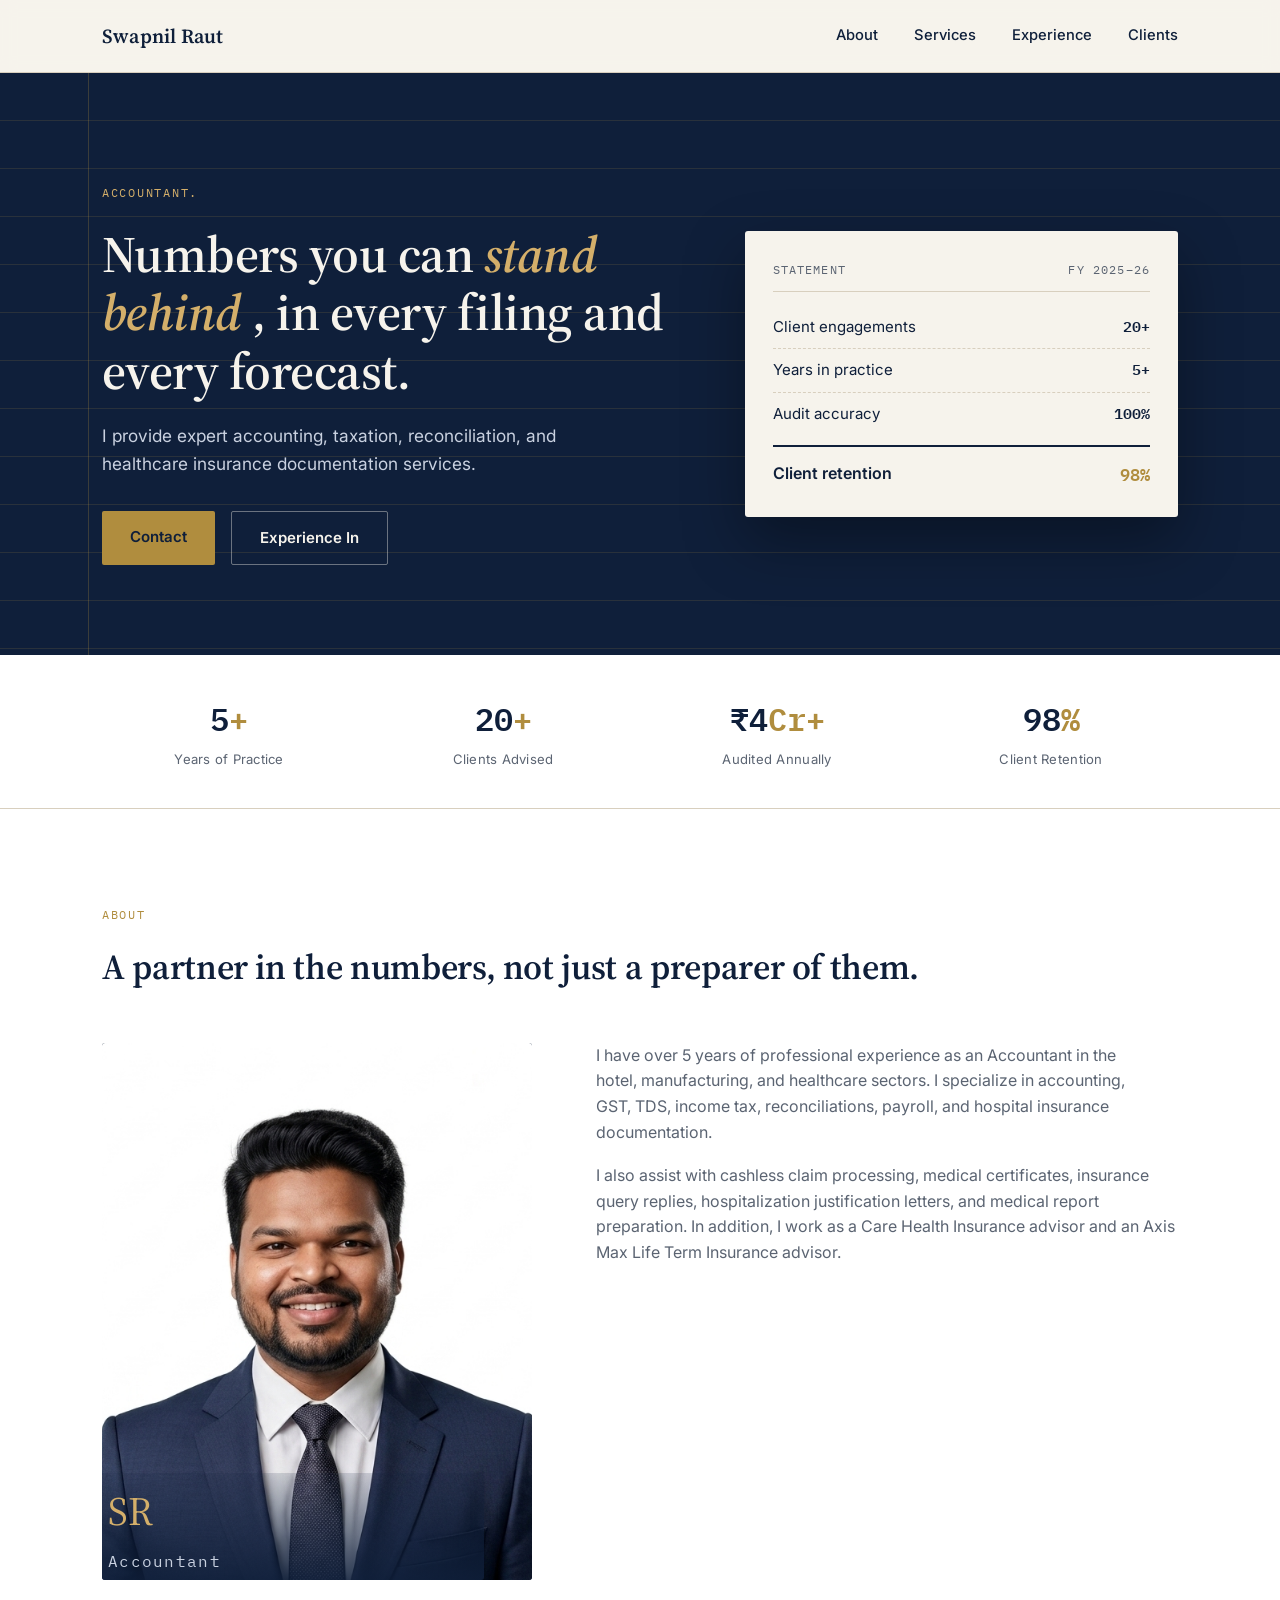
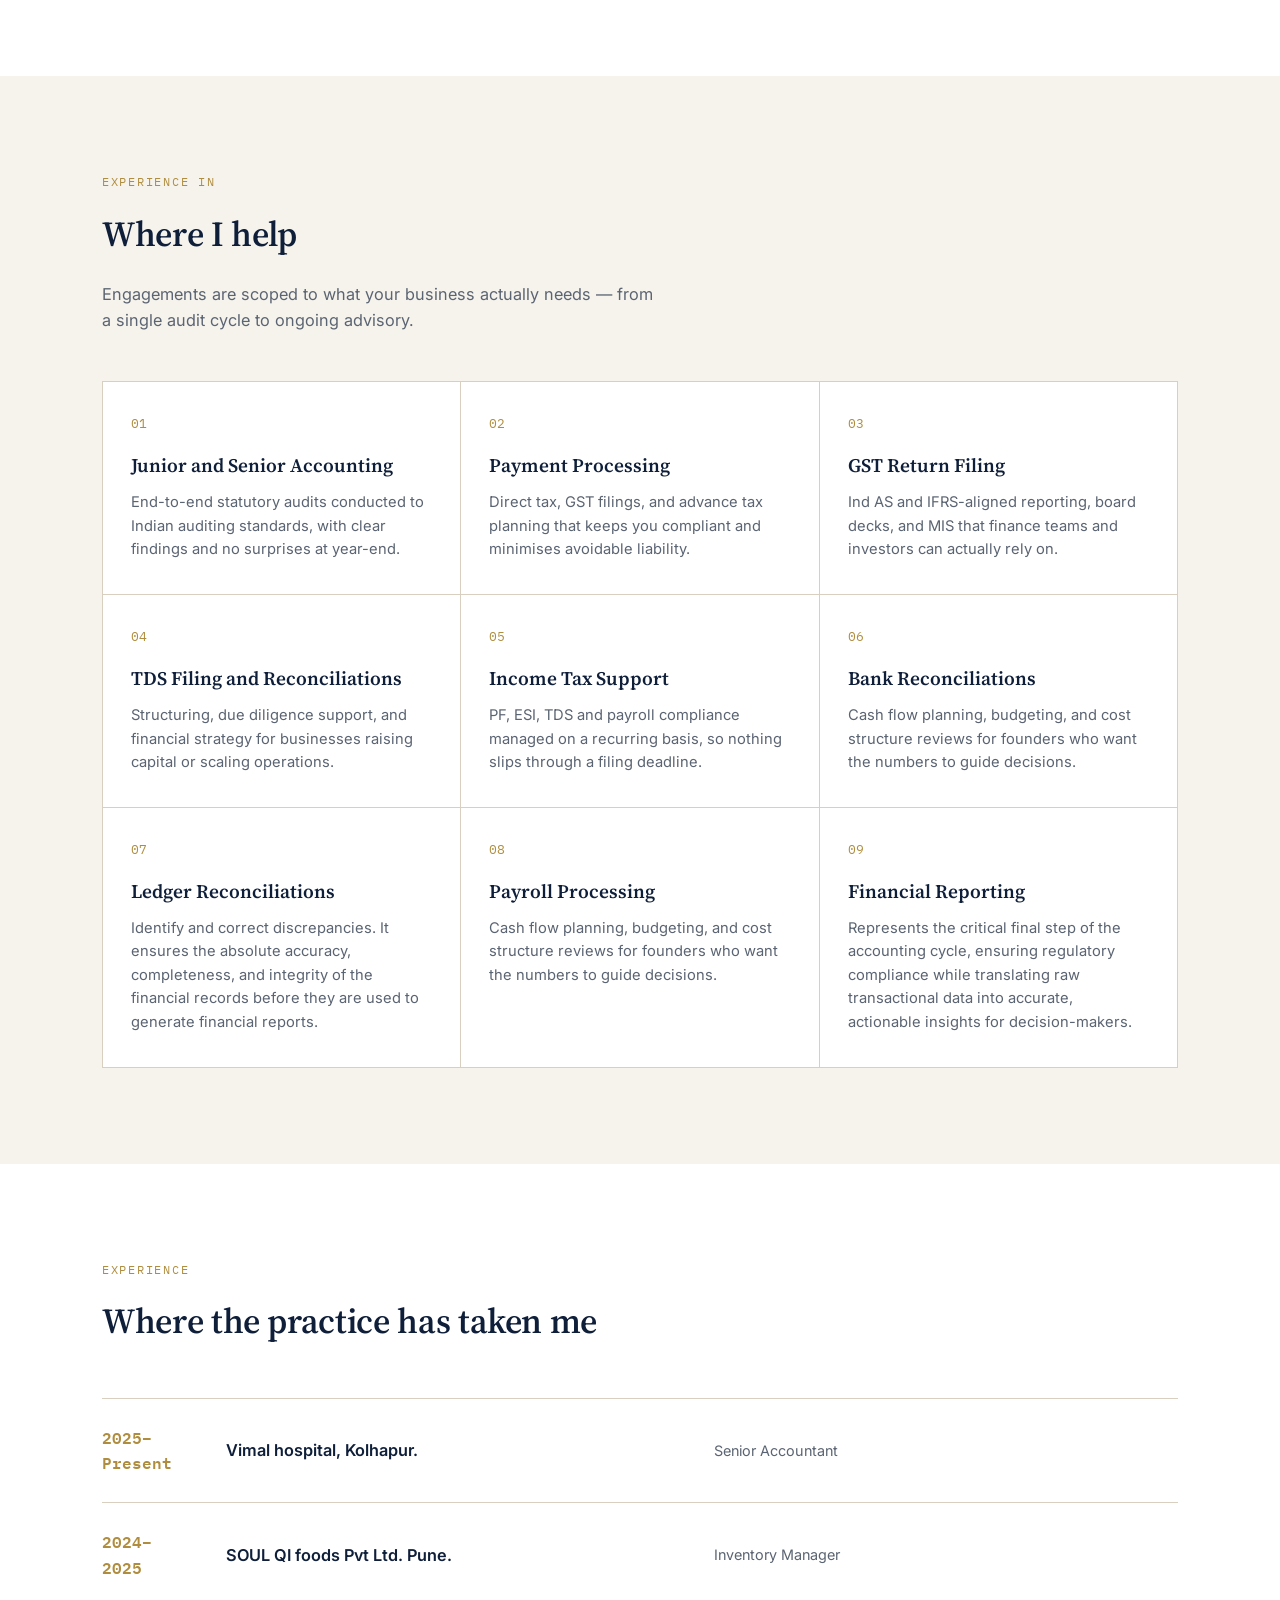
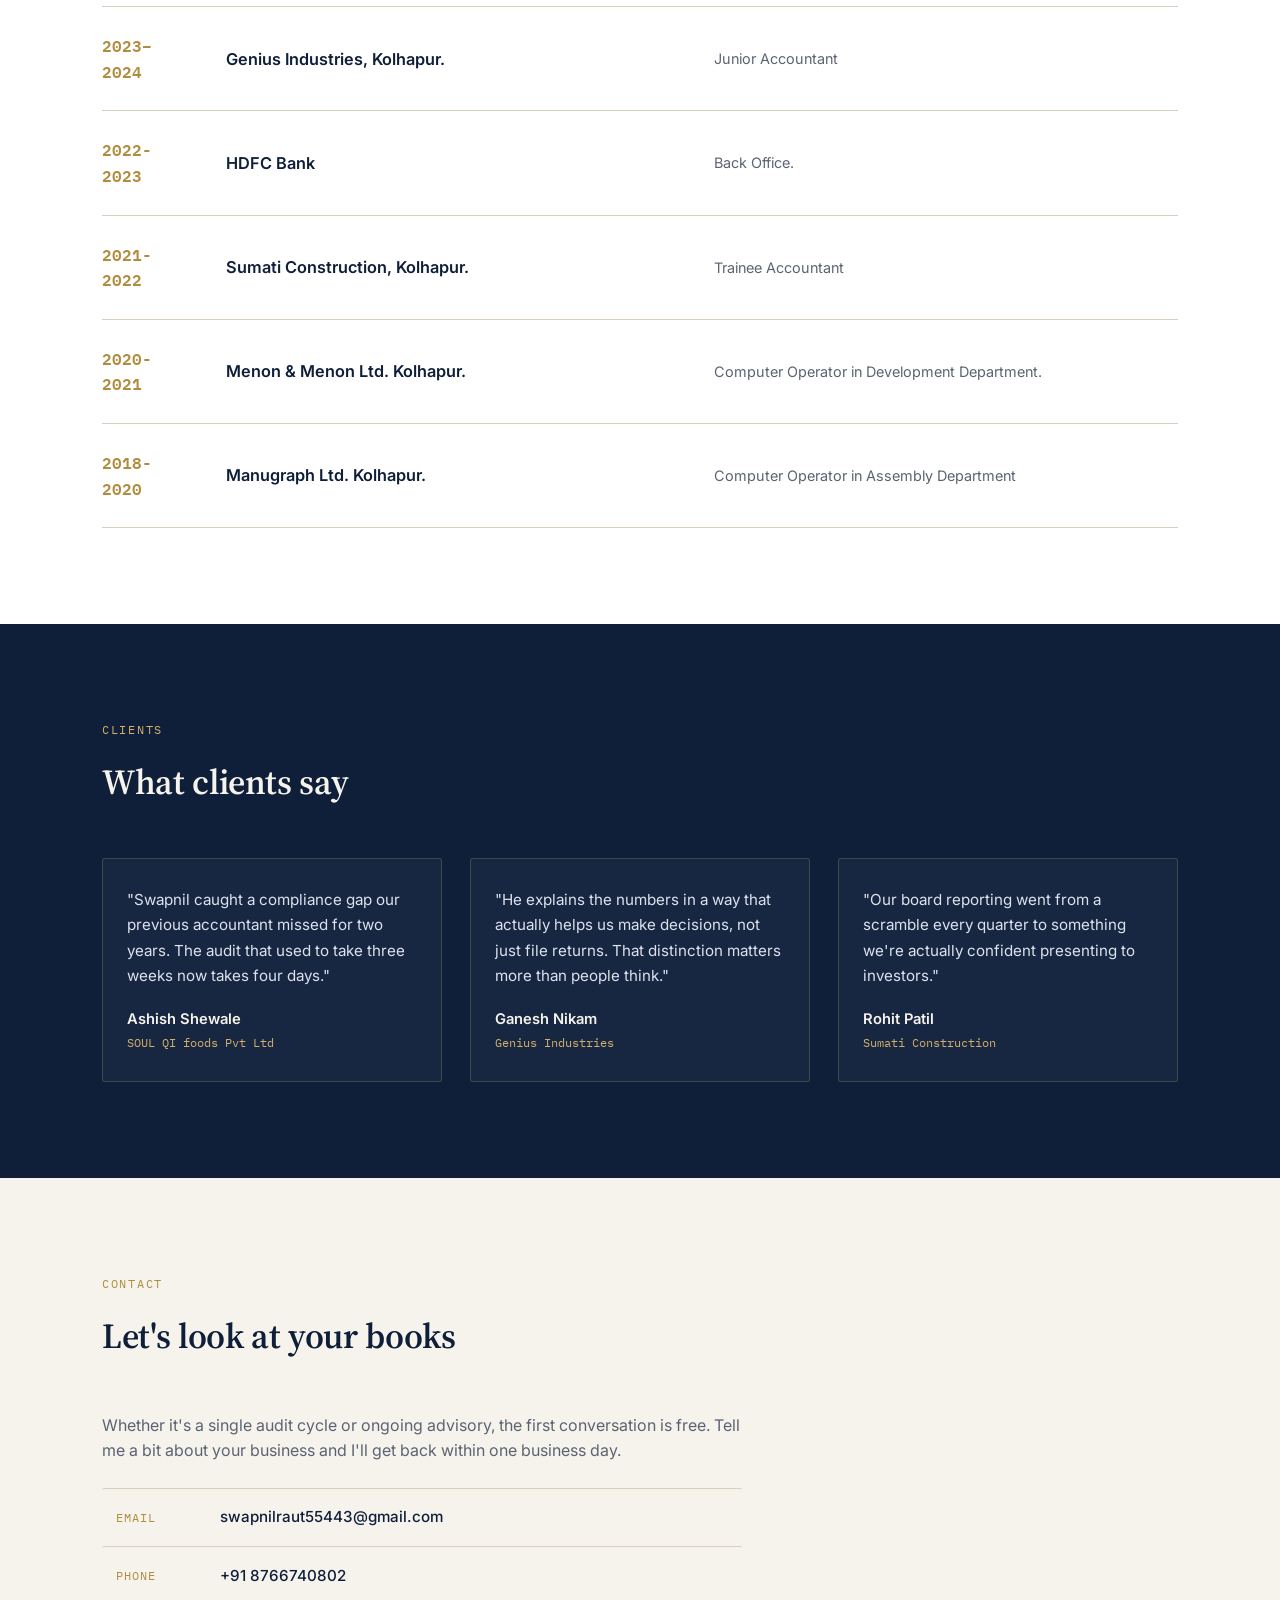
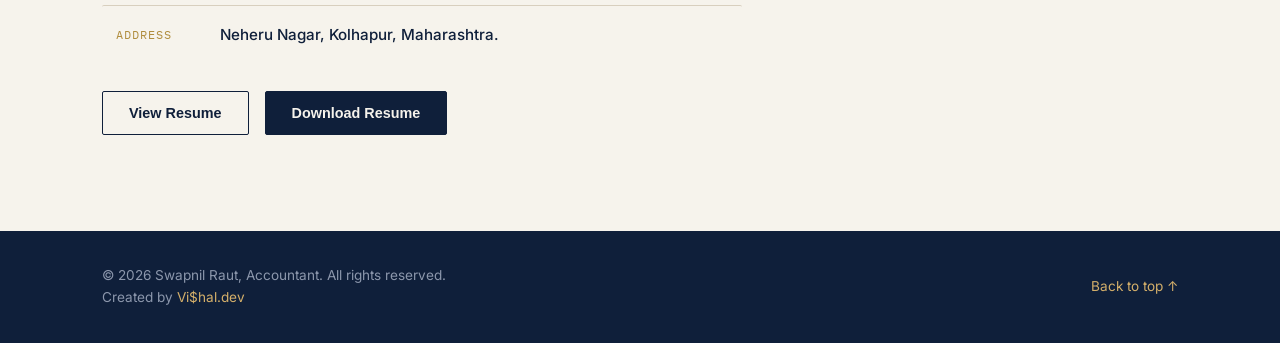
<file: index.html>
<!DOCTYPE html>
<html lang="en">
<head>
<meta charset="UTF-8">
<meta name="viewport" content="width=device-width, initial-scale=1.0">
<title>Swapnil Raut. Accountant</title>
<link rel="preconnect" href="https://fonts.googleapis.com">
<link href="https://fonts.googleapis.com/css2?family=Source+Serif+4:opsz,wght@8..60,500;8..60,600;8..60,700&family=Inter:wght@400;500;600&family=IBM+Plex+Mono:wght@500;600&display=swap" rel="stylesheet">
<link rel="stylesheet" href="style.css">
</head>
<body>

<header>
  <div class="nav">
    <div class="brand">Swapnil Raut</div>
    <nav class="nav-links">
      <a href="#about">About</a>
      <a href="#services">Services</a>
      <a href="#approach">Experience</a>
      <a href="#testimonials">Clients</a>
    </nav>
    <button class="menu-toggle" id="menuToggle" aria-label="Toggle menu" aria-expanded="false">☰</button>
  </div>
</header>

<section class="hero">
  <div class="wrap">
    <div class="hero-grid">
      <div>
        <div class="eyebrow"> Accountant.</div>
        <h1>Numbers you can <em>stand behind </em>, in every filing and every forecast.</h1>
        <p>I provide expert accounting, taxation, reconciliation, and healthcare insurance documentation services.</p>
        <div class="hero-actions">
          <a href="#contact" class="btn-primary">Contact</a>
          <a href="#services" class="btn-ghost">Experience In</a>
        </div>
      </div>
      <div class="balance-card">
        <div class="bc-head"><span>Statement</span><span>FY 2025–26</span></div>
        <div class="bc-row"><span>Client engagements</span><span class="amt">20+</span></div>
        <div class="bc-row"><span>Years in practice</span><span class="amt">5+</span></div>
        <div class="bc-row"><span>Audit accuracy</span><span class="amt">100%</span></div>
        <div class="bc-total"><span>Client retention</span><span class="amt">98%</span></div>
      </div>
    </div>
  </div>
</section>

<div class="stats">
  <div class="wrap stats-grid">
    <div><div class="stat-num">5<span>+</span></div><div class="stat-label">Years of Practice</div></div>
    <div><div class="stat-num">20<span>+</span></div><div class="stat-label">Clients Advised</div></div>
    <div><div class="stat-num">₹4<span>Cr+</span></div><div class="stat-label">Audited Annually</div></div>
    <div><div class="stat-num">98<span>%</span></div><div class="stat-label">Client Retention</div></div>
  </div>
</div>

<section class="about" id="about">
  <div class="wrap">
    <div class="reveal">
      <div class="section-tag">About</div>
      <h2 class="section-title">A partner in the numbers, not just a preparer of them.</h2>
    </div>
    <div class="about-grid">
      <div class="about-portrait reveal">
        <img src="assets/newProfile.png" alt="Swapnil Raut, Chartered Accountant" class="profile-photo">
        <div class="portrait-mark">
          <div class="initials">SR</div>
          <div class="role"> Accountant</div>
        </div>
      </div>
      <div class="about-body reveal">
      <p class="section-lead">I have over 5 years of professional experience as an Accountant in the hotel, manufacturing, and healthcare sectors. I specialize in accounting, GST, TDS, income tax, reconciliations, payroll, and hospital insurance documentation.</p>
      <p> I also assist with cashless claim processing, medical certificates, insurance query replies, hospitalization justification letters, and medical report preparation. In addition, I work as a Care Health Insurance advisor and an Axis Max Life Term Insurance advisor.</p>
        
      </div>
    </div>
  </div>
</section>

<section class="services" id="services">
  <div class="wrap">
    <div class="reveal">
      <div class="section-tag">Experience In</div>
      <h2 class="section-title">Where I help</h2>
      <p class="section-lead">Engagements are scoped to what your business actually needs — from a single audit cycle to ongoing advisory.</p>
    </div>
    <div class="services-grid reveal">
      <div class="service-card">
        <div class="service-index">01</div>
        <h3>Junior and Senior Accounting</h3>
        <p>End-to-end statutory audits conducted to Indian auditing standards, with clear findings and no surprises at year-end.</p>
      </div>
      <div class="service-card">
        <div class="service-index">02</div>
        <h3>Payment Processing</h3>
        <p>Direct tax, GST filings, and advance tax planning that keeps you compliant and minimises avoidable liability.</p>
      </div>
      <div class="service-card">
        <div class="service-index">03</div>
        <h3>GST Return Filing</h3>
        <p>Ind AS and IFRS-aligned reporting, board decks, and MIS that finance teams and investors can actually rely on.</p>
      </div>
      <div class="service-card">
        <div class="service-index">04</div>
        <h3>TDS Filing and Reconciliations</h3>
        <p>Structuring, due diligence support, and financial strategy for businesses raising capital or scaling operations.</p>
      </div>
      <div class="service-card">
        <div class="service-index">05</div>
        <h3>Income Tax Support</h3>
        <p>PF, ESI, TDS and payroll compliance managed on a recurring basis, so nothing slips through a filing deadline.</p>
      </div>
      <div class="service-card">
        <div class="service-index">06</div>
        <h3>Bank Reconciliations</h3>
        <p>Cash flow planning, budgeting, and cost structure reviews for founders who want the numbers to guide decisions.</p>
      </div>
      <div class="service-card">
        <div class="service-index">07</div>
        <h3>Ledger Reconciliations</h3>
        <p>Identify and correct discrepancies. It ensures the absolute accuracy, completeness, and integrity of the financial records before they are used to generate financial reports.</p>
      </div>
      <div class="service-card">
        <div class="service-index">08</div>
        <h3>Payroll Processing</h3>
        <p>Cash flow planning, budgeting, and cost structure reviews for founders who want the numbers to guide decisions.</p>
      </div>
      <div class="service-card">
        <div class="service-index">09</div>
        <h3>Financial Reporting</h3>
        <p>Represents the critical final step of the accounting cycle, ensuring regulatory compliance while translating raw transactional data into accurate, actionable insights for decision-makers.</p>
      </div>
      <!-- <div class="service-card">
        <div class="service-index">10</div>
        <h3>Finalisation and Accounts</h3>
        <p>Cash flow planning, budgeting, and cost structure reviews for founders who want the numbers to guide decisions.</p>
      </div> -->
    </div>
  </div>
</section>

<section class="approach" id="approach">
  <div class="wrap">
    <div class="reveal">
      <div class="section-tag">Experience</div>
      <h2 class="section-title">Where the practice has taken me</h2>
    </div>
    <div class="approach-list reveal">
      <div class="approach-row">
        <div class="yr">2025–<br>Present</div>
        <h4>Vimal hospital, Kolhapur.</h4>
        <p>Senior Accountant</p>
      </div>
      <div class="approach-row">
        <div class="yr">2024–<br>2025</div>
        <h4>SOUL QI foods Pvt Ltd. Pune.</h4>
        <p>Inventory Manager</p>
      </div>
      <div class="approach-row">
        <div class="yr">2023–<br>2024</div>
        <h4>Genius Industries, Kolhapur.</h4>
        <p>Junior Accountant</p>
      </div>
      <div class="approach-row">
        <div class="yr">2022-<br>2023</div>
        <h4>HDFC Bank</h4>
        <p>Back Office.</p>
      </div>
      <div class="approach-row">
        <div class="yr">2021-<br>2022</div>
        <h4>Sumati Construction, Kolhapur.</h4>
        <p>Trainee Accountant</p>
      </div>
      <div class="approach-row">
        <div class="yr">2020-<br>2021</div>
        <h4>Menon & Menon Ltd. Kolhapur.</h4>
        <p>Computer Operator in Development Department.</p>
      </div>
      <div class="approach-row">
        <div class="yr">2018-<br>2020</div>
        <h4>Manugraph Ltd. Kolhapur.</h4>
        <p>Computer Operator in Assembly Department</p>
    </div>
  </div>
</section>

<section class="testimonials" id="testimonials">
  <div class="wrap">
    <div class="reveal">
      <div class="section-tag">Clients</div>
      <h2 class="section-title">What clients say</h2>
    </div>
    <div class="t-grid reveal">
      <div class="t-card">
        <p class="t-quote">"Swapnil caught a compliance gap our previous accountant missed for two years. The audit that used to take three weeks now takes four days."</p>
        <div class="t-name">Ashish Shewale</div>
        <div class="t-role">SOUL QI foods Pvt Ltd</div>
      </div>
      <div class="t-card">
        <p class="t-quote">"He explains the numbers in a way that actually helps us make decisions, not just file returns. That distinction matters more than people think."</p>
        <div class="t-name">Ganesh Nikam</div>
        <div class="t-role">Genius Industries</div>
      </div>
      <div class="t-card">
        <p class="t-quote">"Our board reporting went from a scramble every quarter to something we're actually confident presenting to investors."</p>
        <div class="t-name">Rohit Patil</div>
        <div class="t-role">Sumati Construction</div>
      </div>
    </div>
  </div>
</section>

<section class="contact" id="contact">
  <div class="wrap">
    <div class="reveal">
      <div class="section-tag">Contact</div>
      <h2 class="section-title">Let's look at your books</h2>
    </div>
    <div class="contact-grid reveal">
      <div class="contact-info">
        <p>Whether it's a single audit cycle or ongoing advisory, the first conversation is free. Tell me a bit about your business and I'll get back within one business day.</p>

        <div class="info-row" data-action="email" data-value="swapnilraut55443@gmail.com" title="Click to email">
          <div class="info-label">Email</div>
          <div class="info-val"><a href="mailto:swapnilraut55443@gmail.com">swapnilraut55443@gmail.com</a><span class="copied-toast">Copied &amp; opening mail…</span></div>
          <div class="info-arrow">→</div>
        </div>
        <div class="info-row" data-action="call" data-value="+91 8766740802" title="Click to call">
          <div class="info-label">Phone</div>
          <div class="info-val">+91 8766740802<span class="copied-toast">Copied &amp; dialing…</span></div>
          <div class="info-arrow">→</div>
        </div>

        <div class="info-row" data-action="map" data-value="Kolhapur, Maharashtra" title="Click to view on map">
          <div class="info-label">Address</div>
          <div class="info-val">Neheru Nagar, Kolhapur, Maharashtra.</div>
          <div class="info-arrow">→</div>
        </div>

      

        <div class="resume-actions">
          <!-- Update the RESUME_PATH constant in script.js to point at your resume file -->
          <button class="btn-resume view-btn" id="viewResumeBtn" type="button">View Resume</button>
          <button class="btn-resume download-btn" id="downloadResumeBtn" type="button">Download Resume</button>
        </div>
      </div>
    </div>
  </div>
</section>

<footer>
  <div class="wrap footer-inner">
    <div>
      <p>&copy; <span id="copyright-year"></span> Swapnil Raut, Accountant. All rights reserved.<br> 
        Created by <a href="https://vishal1948.github.io/Portfolio-/" target="_blank" rel="noopener noreferrer">Vi$hal.dev</a>
      </p>
    </div>
    <div><a href="#about">Back to top ↑</a></div>
  </div>
</footer>

<script src="https://code.jquery.com/jquery-3.7.1.min.js"></script>
<script src="script.js"></script>
</body>
</html>
</file>
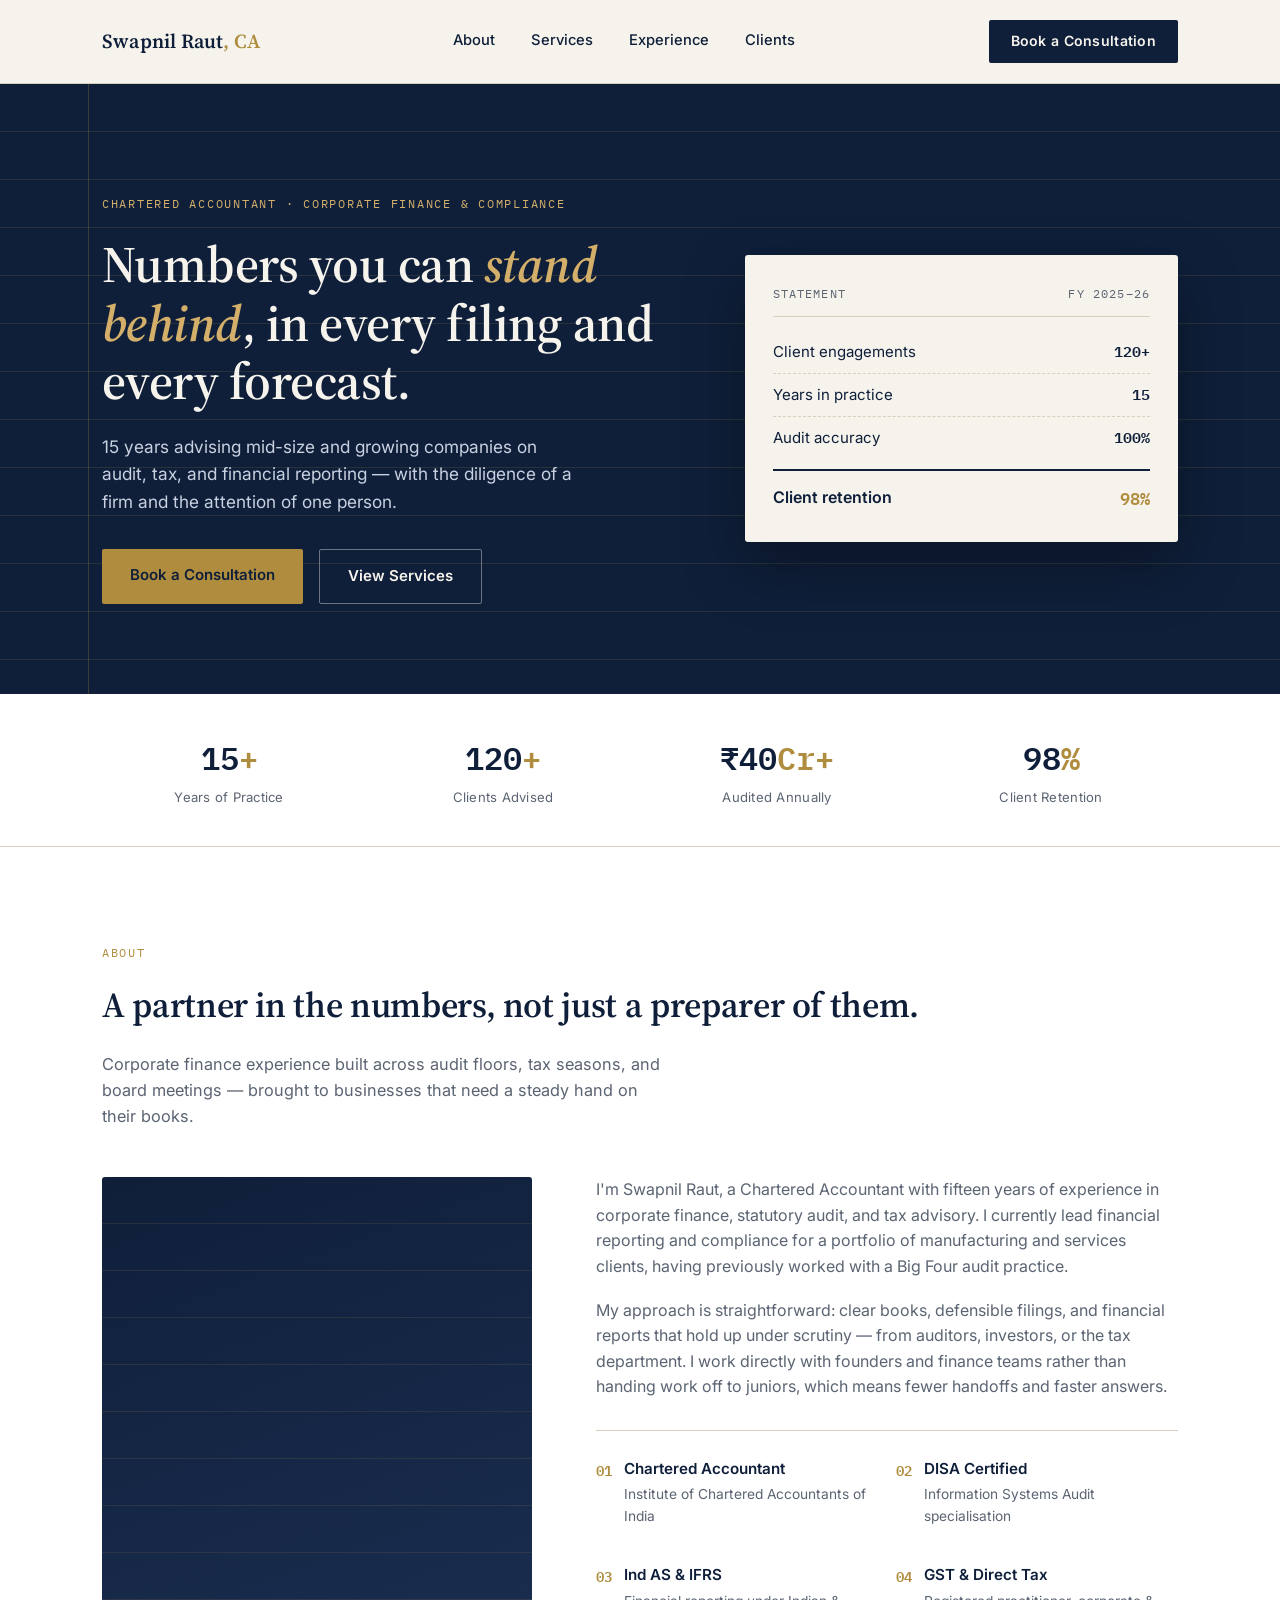
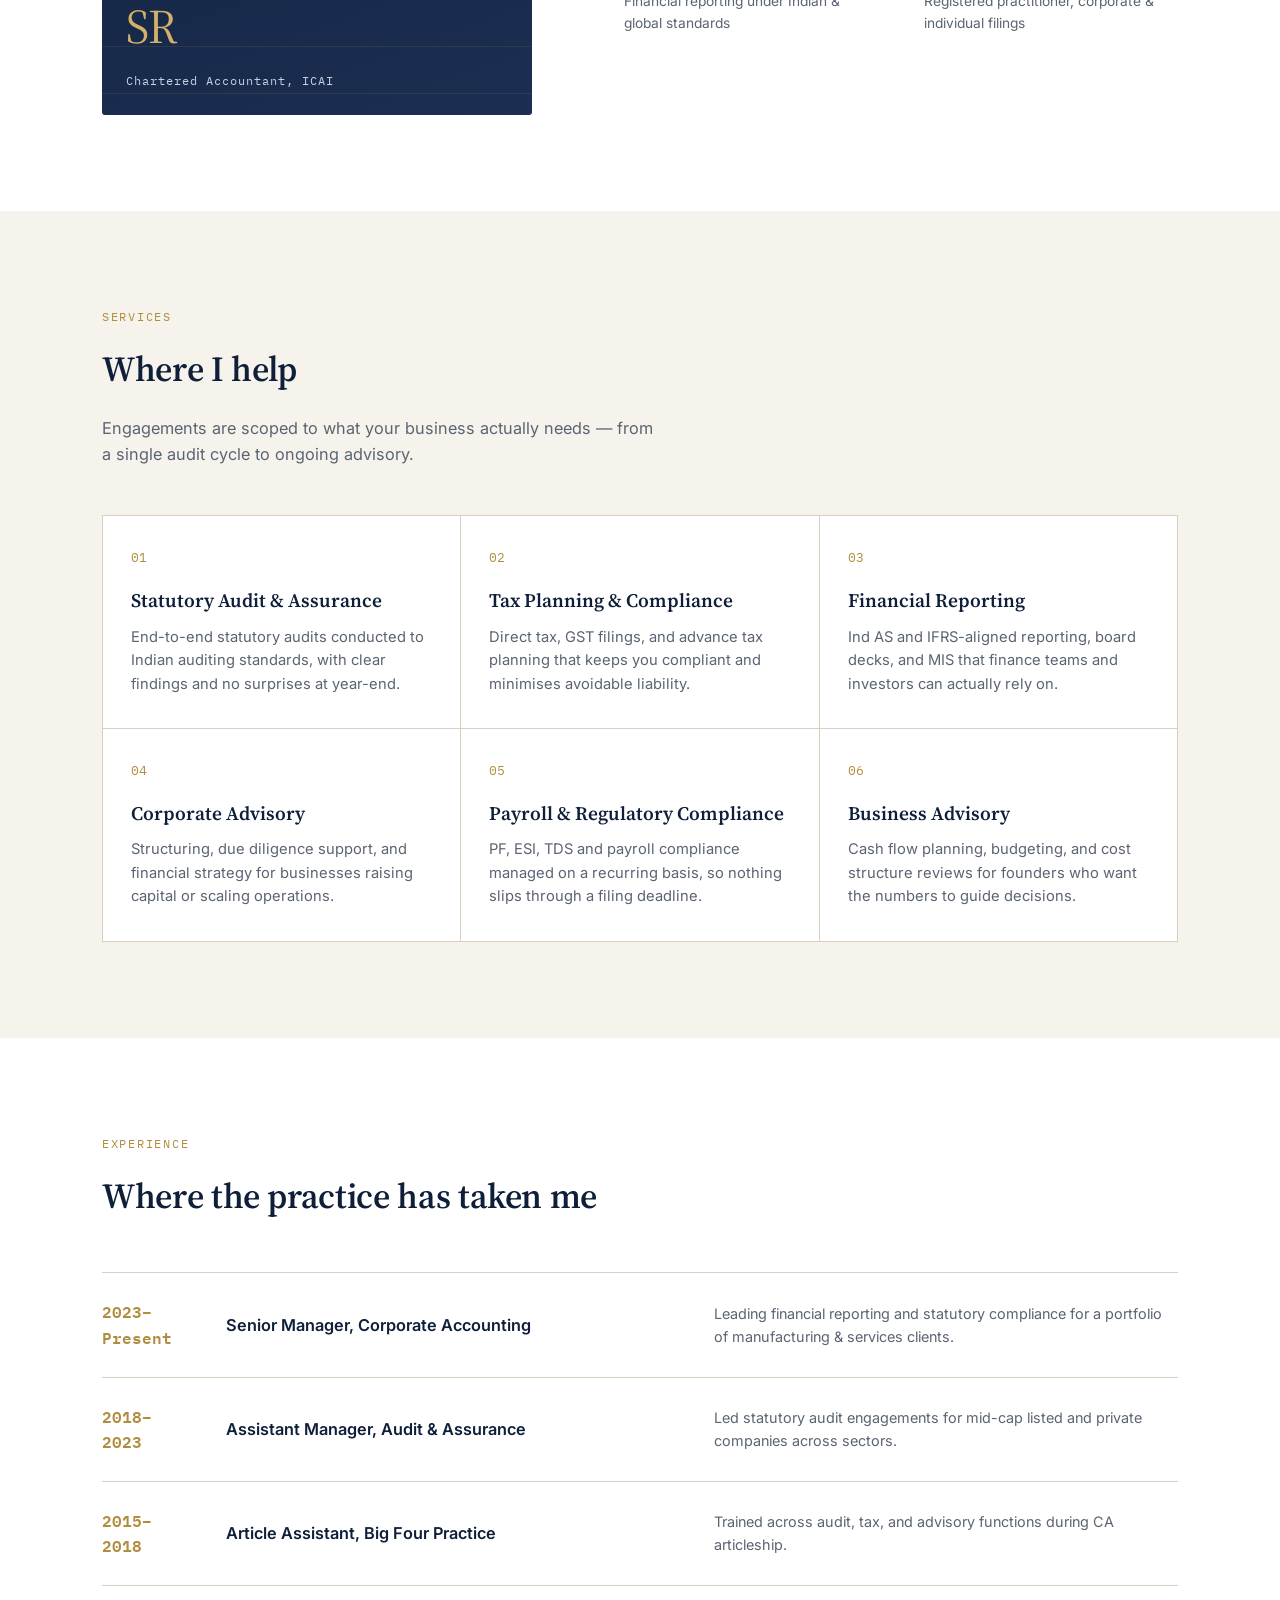
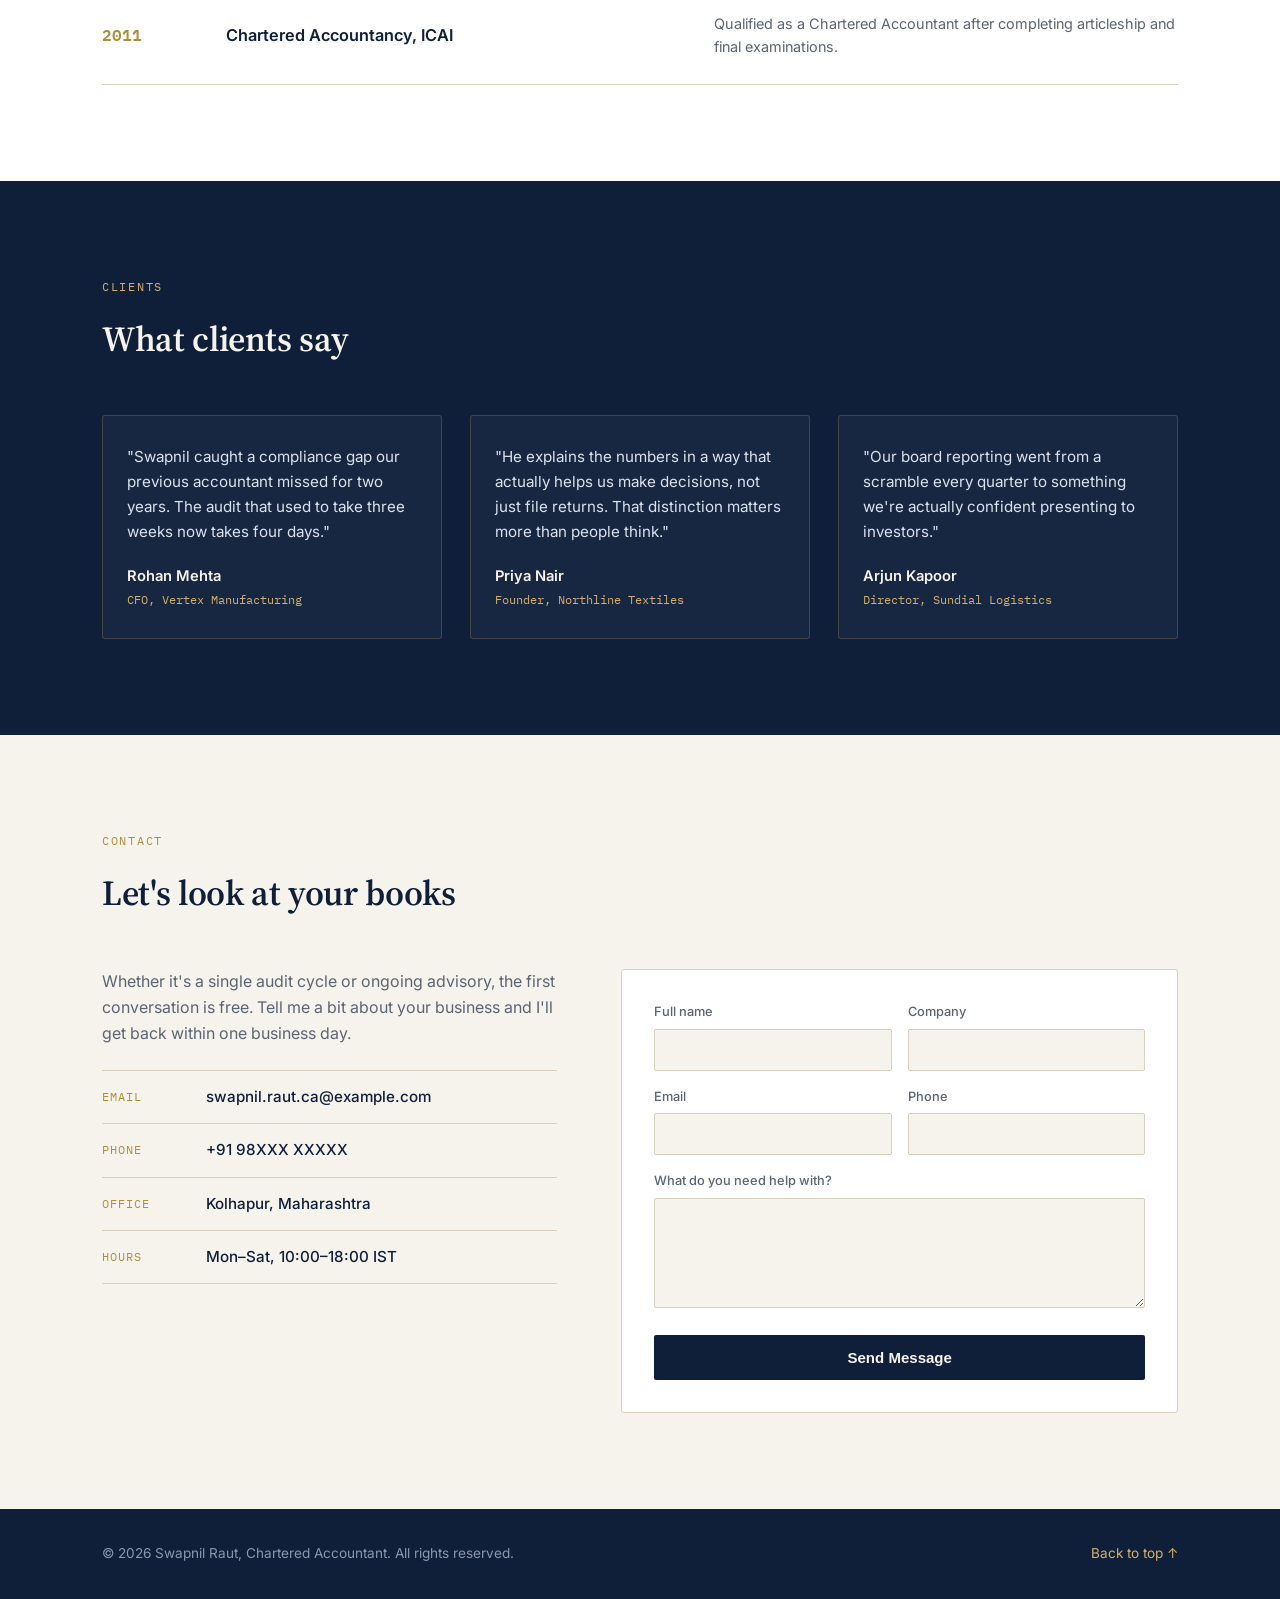
<file: accountant-website_2.html>
<!DOCTYPE html>
<html lang="en">
<head>
<meta charset="UTF-8">
<meta name="viewport" content="width=device-width, initial-scale=1.0">
<title>Swapnil Raut, CA | Chartered Accountant</title>
<link rel="preconnect" href="https://fonts.googleapis.com">
<link href="https://fonts.googleapis.com/css2?family=Source+Serif+4:opsz,wght@8..60,500;8..60,600;8..60,700&family=Inter:wght@400;500;600&family=IBM+Plex+Mono:wght@500;600&display=swap" rel="stylesheet">
<style>
  :root{
    --navy:#0F1F3A;
    --navy-light:#1C2F52;
    --gold:#B08D3E;
    --gold-light:#D4AF6A;
    --cream:#F6F3EC;
    --paper:#FFFFFF;
    --ink:#14171F;
    --slate:#5B6472;
    --rule:#D8CFBE;
  }
  *{margin:0;padding:0;box-sizing:border-box;}
  html{scroll-behavior:smooth;}
  body{
    background:var(--cream);
    color:var(--ink);
    font-family:'Inter',sans-serif;
    line-height:1.6;
    -webkit-font-smoothing:antialiased;
  }
  .serif{font-family:'Source Serif 4',serif;}
  .mono{font-family:'IBM Plex Mono',monospace;}
  a{color:inherit;text-decoration:none;}
  img{max-width:100%;display:block;}

  /* Focus visibility */
  a:focus-visible, button:focus-visible, input:focus-visible, textarea:focus-visible{
    outline:2px solid var(--gold);
    outline-offset:3px;
  }

  @media (prefers-reduced-motion: reduce){
    *{animation:none !important; transition:none !important;}
  }

  .wrap{max-width:1140px;margin:0 auto;padding:0 32px;}

  /* ===== HEADER ===== */
  header{
    position:sticky; top:0; z-index:50;
    background:rgba(246,243,236,0.92);
    backdrop-filter:blur(8px);
    border-bottom:1px solid var(--rule);
  }
  .nav{display:flex;align-items:center;justify-content:space-between;padding:20px 32px;max-width:1140px;margin:0 auto;}
  .brand{font-family:'Source Serif 4',serif;font-weight:600;font-size:1.25rem;color:var(--navy);letter-spacing:0.01em;}
  .brand span{color:var(--gold);}
  .nav-links{display:flex;gap:36px;font-size:0.92rem;font-weight:500;color:var(--navy);}
  .nav-links a{position:relative;padding:4px 0;}
  .nav-links a::after{content:'';position:absolute;left:0;bottom:0;width:0;height:1px;background:var(--gold);transition:width 0.25s ease;}
  .nav-links a:hover::after{width:100%;}
  .nav-cta{
    background:var(--navy);color:var(--cream);padding:10px 22px;border-radius:2px;
    font-size:0.88rem;font-weight:600;letter-spacing:0.02em;
    transition:background 0.25s ease;
  }
  .nav-cta:hover{background:var(--gold);color:var(--navy);}
  .nav-cta .short-label{display:none;}
  .menu-toggle{display:none;background:none;border:none;font-size:1.4rem;color:var(--navy);cursor:pointer;line-height:1;padding:4px;}

  /* ===== HERO — ledger-ruled ===== */
  .hero{
    position:relative;
    background:
      repeating-linear-gradient(
        to bottom,
        transparent 0px, transparent 47px,
        rgba(176,141,62,0.16) 47px, rgba(176,141,62,0.16) 48px
      ),
      var(--navy);
    color:var(--cream);
    overflow:hidden;
    padding:110px 0 90px;
  }
  .hero::before{
    content:'';
    position:absolute; left:88px; top:0; bottom:0; width:1px;
    background:rgba(176,141,62,0.28);
  }
  .hero-grid{
    display:grid; grid-template-columns:1.15fr 0.85fr; gap:56px; align-items:center;
    position:relative; z-index:2;
  }
  .eyebrow{
    font-family:'IBM Plex Mono',monospace; font-size:0.78rem; letter-spacing:0.14em;
    text-transform:uppercase; color:var(--gold-light); margin-bottom:22px;
    opacity:0; animation:fadeUp 0.7s ease forwards; animation-delay:0.1s;
  }
  .hero h1{
    font-family:'Source Serif 4',serif; font-weight:600; font-size:3.2rem; line-height:1.14;
    margin-bottom:22px; letter-spacing:-0.01em;
    opacity:0; animation:fadeUp 0.7s ease forwards; animation-delay:0.22s;
  }
  .hero h1 em{font-style:italic;color:var(--gold-light);}
  .hero p{
    font-size:1.08rem; color:#C9D1E0; max-width:480px; margin-bottom:34px;
    opacity:0; animation:fadeUp 0.7s ease forwards; animation-delay:0.34s;
  }
  .hero-actions{display:flex;gap:16px;opacity:0;animation:fadeUp 0.7s ease forwards;animation-delay:0.46s;}
  .btn-primary{
    background:var(--gold); color:var(--navy); padding:14px 28px; font-weight:600; font-size:0.94rem;
    border-radius:2px; transition:transform 0.2s ease, background 0.2s ease; display:inline-block;
  }
  .btn-primary:hover{background:var(--gold-light); transform:translateY(-2px);}
  .btn-ghost{
    border:1px solid rgba(246,243,236,0.4); color:var(--cream); padding:14px 28px; font-weight:600;
    font-size:0.94rem; border-radius:2px; transition:border-color 0.2s ease, background 0.2s ease;
  }
  .btn-ghost:hover{border-color:var(--gold-light); background:rgba(176,141,62,0.12);}

  /* Balance card — signature element */
  .balance-card{
    background:var(--cream); color:var(--navy); border-radius:3px; padding:30px 28px;
    box-shadow:0 24px 60px rgba(0,0,0,0.35);
    opacity:0; animation:fadeUp 0.7s ease forwards; animation-delay:0.55s;
  }
  .balance-card .bc-head{
    font-family:'IBM Plex Mono',monospace; font-size:0.72rem; letter-spacing:0.1em; text-transform:uppercase;
    color:var(--slate); border-bottom:1px solid var(--rule); padding-bottom:12px; margin-bottom:14px;
    display:flex; justify-content:space-between;
  }
  .bc-row{display:flex; justify-content:space-between; align-items:baseline; padding:9px 0; font-size:0.94rem;}
  .bc-row + .bc-row{border-top:1px dashed var(--rule);}
  .bc-row .amt{font-family:'IBM Plex Mono',monospace; font-weight:600; font-variant-numeric:tabular-nums;}
  .bc-total{
    margin-top:10px; padding-top:14px; border-top:2px solid var(--navy);
    display:flex; justify-content:space-between; font-weight:600;
  }
  .bc-total .amt{font-family:'IBM Plex Mono',monospace; color:var(--gold); font-size:1.05rem;}

  @keyframes fadeUp{from{opacity:0; transform:translateY(16px);} to{opacity:1; transform:translateY(0);}}

  /* ===== STATS STRIP ===== */
  .stats{
    background:var(--paper); border-bottom:1px solid var(--rule);
    padding:38px 0;
  }
  .stats-grid{display:grid; grid-template-columns:repeat(4,1fr); gap:20px; text-align:center;}
  .stat-num{font-family:'IBM Plex Mono',monospace; font-weight:600; font-size:2rem; color:var(--navy); font-variant-numeric:tabular-nums;}
  .stat-num span{color:var(--gold);}
  .stat-label{font-size:0.82rem; color:var(--slate); margin-top:4px; letter-spacing:0.02em;}

  /* ===== SECTION shared ===== */
  section{padding:96px 0;}
  .section-tag{
    font-family:'IBM Plex Mono',monospace; font-size:0.78rem; letter-spacing:0.14em;
    text-transform:uppercase; color:var(--gold); margin-bottom:14px;
  }
  .section-title{
    font-family:'Source Serif 4',serif; font-weight:600; font-size:2.2rem; color:var(--navy);
    margin-bottom:18px; letter-spacing:-0.01em;
  }
  .section-lead{color:var(--slate); max-width:560px; font-size:1.02rem;}

  .reveal{opacity:0; transform:translateY(20px); transition:opacity 0.6s ease, transform 0.6s ease;}
  .reveal.in{opacity:1; transform:translateY(0);}

  /* ===== ABOUT ===== */
  .about{background:var(--paper);}
  .about-grid{display:grid; grid-template-columns:0.85fr 1.15fr; gap:64px; align-items:start; margin-top:48px;}
  .about-portrait{
    aspect-ratio:4/5; background:linear-gradient(160deg,var(--navy),var(--navy-light));
    border-radius:3px; position:relative; overflow:hidden;
    display:flex; align-items:flex-end; padding:24px;
  }
  .about-portrait::before{
    content:'';
    position:absolute; inset:0;
    background:repeating-linear-gradient(to bottom, transparent 0 46px, rgba(176,141,62,0.14) 46px 47px);
  }
  .portrait-mark{position:relative; z-index:2; color:var(--cream);}
  .portrait-mark .initials{font-family:'Source Serif 4',serif; font-size:3rem; color:var(--gold-light);}
  .portrait-mark .role{font-family:'IBM Plex Mono',monospace; font-size:0.78rem; letter-spacing:0.08em; margin-top:6px; color:#C9D1E0;}
  .about-body p{color:var(--slate); margin-bottom:18px; font-size:1rem;}
  .credentials{
    margin-top:30px; padding-top:26px; border-top:1px solid var(--rule);
    display:grid; grid-template-columns:1fr 1fr; gap:18px;
  }
  .cred-item{display:flex; gap:12px; align-items:flex-start;}
  .cred-mark{font-family:'IBM Plex Mono',monospace; color:var(--gold); font-weight:600; font-size:0.85rem; margin-top:2px;}
  .cred-item h4{font-size:0.95rem; color:var(--navy); font-weight:600; margin-bottom:2px;}
  .cred-item p{font-size:0.86rem; color:var(--slate);}

  /* ===== SERVICES ===== */
  .services{background:var(--cream);}
  .services-grid{display:grid; grid-template-columns:repeat(3,1fr); gap:1px; background:var(--rule); margin-top:48px; border:1px solid var(--rule);}
  .service-card{background:var(--paper); padding:32px 28px; transition:background 0.25s ease;}
  .service-card:hover{background:#FBF9F4;}
  .service-index{font-family:'IBM Plex Mono',monospace; color:var(--gold); font-size:0.8rem; margin-bottom:16px;}
  .service-card h3{font-family:'Source Serif 4',serif; font-size:1.2rem; color:var(--navy); margin-bottom:10px; font-weight:600;}
  .service-card p{color:var(--slate); font-size:0.92rem;}

  /* ===== APPROACH / TIMELINE ===== */
  .approach{background:var(--paper);}
  .approach-list{margin-top:48px; border-top:1px solid var(--rule);}
  .approach-row{
    display:grid; grid-template-columns:100px 1fr 1fr; gap:24px; padding:26px 0;
    border-bottom:1px solid var(--rule); align-items:center;
  }
  .approach-row .yr{font-family:'IBM Plex Mono',monospace; color:var(--gold); font-weight:600;}
  .approach-row h4{color:var(--navy); font-weight:600; font-size:1.02rem;}
  .approach-row p{color:var(--slate); font-size:0.9rem;}

  /* ===== TESTIMONIALS ===== */
  .testimonials{background:var(--navy); color:var(--cream);}
  .testimonials .section-tag{color:var(--gold-light);}
  .testimonials .section-title{color:var(--cream);}
  .t-grid{display:grid; grid-template-columns:repeat(3,1fr); gap:28px; margin-top:48px;}
  .t-card{
    background:rgba(255,255,255,0.04); border:1px solid rgba(212,175,106,0.22); border-radius:3px;
    padding:28px 24px;
  }
  .t-quote{font-size:0.95rem; color:#DCE2ED; margin-bottom:20px; line-height:1.65;}
  .t-name{font-weight:600; font-size:0.92rem; color:var(--cream);}
  .t-role{font-family:'IBM Plex Mono',monospace; font-size:0.78rem; color:var(--gold-light); margin-top:2px;}

  /* ===== CONTACT ===== */
  .contact{background:var(--cream);}
  .contact-grid{display:grid; grid-template-columns:0.9fr 1.1fr; gap:64px; margin-top:48px;}
  .contact-info p{color:var(--slate); margin-bottom:24px;}
  .info-row{display:flex; gap:14px; padding:14px 0; border-top:1px solid var(--rule);}
  .info-row:last-child{border-bottom:1px solid var(--rule);}
  .info-label{font-family:'IBM Plex Mono',monospace; font-size:0.76rem; color:var(--gold); text-transform:uppercase; letter-spacing:0.08em; width:90px; flex-shrink:0; padding-top:2px;}
  .info-val{color:var(--navy); font-weight:500; font-size:0.95rem;}

  form{background:var(--paper); border:1px solid var(--rule); border-radius:3px; padding:32px;}
  .form-row{display:grid; grid-template-columns:1fr 1fr; gap:16px; margin-bottom:16px;}
  .field label{display:block; font-size:0.8rem; color:var(--slate); margin-bottom:6px; font-weight:500;}
  .field input, .field textarea{
    width:100%; border:1px solid var(--rule); background:var(--cream); padding:11px 12px;
    font-family:'Inter',sans-serif; font-size:0.92rem; border-radius:2px; color:var(--ink);
    transition:border-color 0.2s ease;
  }
  .field input:focus, .field textarea:focus{border-color:var(--gold); outline:none;}
  .field.full{margin-bottom:20px;}
  .field textarea{resize:vertical; min-height:110px;}
  .submit-btn{
    background:var(--navy); color:var(--cream); border:none; padding:14px 30px; font-weight:600;
    font-size:0.94rem; border-radius:2px; cursor:pointer; transition:background 0.2s ease; width:100%;
  }
  .submit-btn:hover{background:var(--gold); color:var(--navy);}
  .form-note{font-size:0.78rem; color:var(--slate); margin-top:12px; text-align:center;}

  /* ===== FOOTER ===== */
  footer{background:var(--navy); color:#8C97AC; padding:34px 0; font-size:0.85rem;}
  .footer-inner{display:flex; justify-content:space-between; align-items:center;}
  .footer-inner a{color:var(--gold-light);}

  /* ===== RESPONSIVE ===== */
  /* Mobile dropdown menu */
  .nav-links.mobile-open{
    display:flex; flex-direction:column; gap:0;
    position:absolute; top:100%; left:0; right:0;
    background:var(--paper); border-bottom:1px solid var(--rule);
    padding:8px 20px 18px;
    box-shadow:0 12px 24px rgba(15,31,58,0.08);
  }
  .nav-links.mobile-open a{padding:13px 0; border-bottom:1px solid var(--rule); font-size:1rem;}
  .nav-links.mobile-open a::after{display:none;}

  @media (max-width:860px){
    .nav-links{display:none;}
    .nav-links.mobile-open{display:flex;}
    .menu-toggle{display:block;}
    .hero-grid{grid-template-columns:1fr; gap:40px;}
    .hero{padding:64px 0 56px;}
    .hero h1{font-size:2.1rem;}
    .hero::before{left:0;}
    .stats-grid{grid-template-columns:repeat(2,1fr); gap:28px;}
    .about-grid, .contact-grid{grid-template-columns:1fr; gap:36px;}
    .services-grid{grid-template-columns:1fr;}
    .t-grid{grid-template-columns:1fr;}
    .approach-row{grid-template-columns:70px 1fr; row-gap:6px;}
    .approach-row p{grid-column:2/3;}
    .form-row{grid-template-columns:1fr;}
    section{padding:56px 0;}
    .wrap{padding:0 20px;}
    .nav{padding:16px 20px; position:relative;}
    .credentials{grid-template-columns:1fr;}
  }

  /* Small phones */
  @media (max-width:480px){
    .brand{font-size:1.02rem;}
    .nav-cta{padding:8px 12px; font-size:0.78rem;}
    .nav-cta .full-label{display:none;}
    .nav-cta .short-label{display:inline;}
    .hero h1{font-size:1.7rem;}
    .hero p{font-size:0.96rem;}
    .hero-actions{flex-direction:column; gap:12px;}
    .btn-primary, .btn-ghost{text-align:center; width:100%;}
    .balance-card{padding:22px 18px;}
    .stats-grid{grid-template-columns:repeat(2,1fr); gap:20px;}
    .stat-num{font-size:1.5rem;}
    .section-title{font-size:1.6rem;}
    .about-portrait{aspect-ratio:16/10;}
    .footer-inner{flex-direction:column; gap:10px; text-align:center;}
    form{padding:22px 18px;}
  }
</style>
</head>
<body>

<header>
  <div class="nav">
    <div class="brand">Swapnil Raut<span>, CA</span></div>
    <nav class="nav-links">
      <a href="#about">About</a>
      <a href="#services">Services</a>
      <a href="#approach">Experience</a>
      <a href="#testimonials">Clients</a>
    </nav>
    <a href="#contact" class="nav-cta" id="navCta"><span class="full-label">Book a Consultation</span><span class="short-label">Book</span></a>
    <button class="menu-toggle" id="menuToggle" aria-label="Toggle menu" aria-expanded="false">☰</button>
  </div>
</header>

<section class="hero">
  <div class="wrap">
    <div class="hero-grid">
      <div>
        <div class="eyebrow">Chartered Accountant · Corporate Finance &amp; Compliance</div>
        <h1>Numbers you can <em>stand behind</em>, in every filing and every forecast.</h1>
        <p>15 years advising mid-size and growing companies on audit, tax, and financial reporting — with the diligence of a firm and the attention of one person.</p>
        <div class="hero-actions">
          <a href="#contact" class="btn-primary">Book a Consultation</a>
          <a href="#services" class="btn-ghost">View Services</a>
        </div>
      </div>
      <div class="balance-card">
        <div class="bc-head"><span>Statement</span><span>FY 2025–26</span></div>
        <div class="bc-row"><span>Client engagements</span><span class="amt">120+</span></div>
        <div class="bc-row"><span>Years in practice</span><span class="amt">15</span></div>
        <div class="bc-row"><span>Audit accuracy</span><span class="amt">100%</span></div>
        <div class="bc-total"><span>Client retention</span><span class="amt">98%</span></div>
      </div>
    </div>
  </div>
</section>

<div class="stats">
  <div class="wrap stats-grid">
    <div><div class="stat-num">15<span>+</span></div><div class="stat-label">Years of Practice</div></div>
    <div><div class="stat-num">120<span>+</span></div><div class="stat-label">Clients Advised</div></div>
    <div><div class="stat-num">₹40<span>Cr+</span></div><div class="stat-label">Audited Annually</div></div>
    <div><div class="stat-num">98<span>%</span></div><div class="stat-label">Client Retention</div></div>
  </div>
</div>

<section class="about" id="about">
  <div class="wrap">
    <div class="reveal">
      <div class="section-tag">About</div>
      <h2 class="section-title">A partner in the numbers, not just a preparer of them.</h2>
      <p class="section-lead">Corporate finance experience built across audit floors, tax seasons, and board meetings — brought to businesses that need a steady hand on their books.</p>
    </div>
    <div class="about-grid">
      <div class="about-portrait reveal">
        <div class="portrait-mark">
          <div class="initials">SR</div>
          <div class="role">Chartered Accountant, ICAI</div>
        </div>
      </div>
      <div class="about-body reveal">
        <p>I'm Swapnil Raut, a Chartered Accountant with fifteen years of experience in corporate finance, statutory audit, and tax advisory. I currently lead financial reporting and compliance for a portfolio of manufacturing and services clients, having previously worked with a Big Four audit practice.</p>
        <p>My approach is straightforward: clear books, defensible filings, and financial reports that hold up under scrutiny — from auditors, investors, or the tax department. I work directly with founders and finance teams rather than handing work off to juniors, which means fewer handoffs and faster answers.</p>
        <div class="credentials">
          <div class="cred-item">
            <div class="cred-mark">01</div>
            <div><h4>Chartered Accountant</h4><p>Institute of Chartered Accountants of India</p></div>
          </div>
          <div class="cred-item">
            <div class="cred-mark">02</div>
            <div><h4>DISA Certified</h4><p>Information Systems Audit specialisation</p></div>
          </div>
          <div class="cred-item">
            <div class="cred-mark">03</div>
            <div><h4>Ind AS &amp; IFRS</h4><p>Financial reporting under Indian &amp; global standards</p></div>
          </div>
          <div class="cred-item">
            <div class="cred-mark">04</div>
            <div><h4>GST &amp; Direct Tax</h4><p>Registered practitioner, corporate &amp; individual filings</p></div>
          </div>
        </div>
      </div>
    </div>
  </div>
</section>

<section class="services" id="services">
  <div class="wrap">
    <div class="reveal">
      <div class="section-tag">Services</div>
      <h2 class="section-title">Where I help</h2>
      <p class="section-lead">Engagements are scoped to what your business actually needs — from a single audit cycle to ongoing advisory.</p>
    </div>
    <div class="services-grid reveal">
      <div class="service-card">
        <div class="service-index">01</div>
        <h3>Statutory Audit &amp; Assurance</h3>
        <p>End-to-end statutory audits conducted to Indian auditing standards, with clear findings and no surprises at year-end.</p>
      </div>
      <div class="service-card">
        <div class="service-index">02</div>
        <h3>Tax Planning &amp; Compliance</h3>
        <p>Direct tax, GST filings, and advance tax planning that keeps you compliant and minimises avoidable liability.</p>
      </div>
      <div class="service-card">
        <div class="service-index">03</div>
        <h3>Financial Reporting</h3>
        <p>Ind AS and IFRS-aligned reporting, board decks, and MIS that finance teams and investors can actually rely on.</p>
      </div>
      <div class="service-card">
        <div class="service-index">04</div>
        <h3>Corporate Advisory</h3>
        <p>Structuring, due diligence support, and financial strategy for businesses raising capital or scaling operations.</p>
      </div>
      <div class="service-card">
        <div class="service-index">05</div>
        <h3>Payroll &amp; Regulatory Compliance</h3>
        <p>PF, ESI, TDS and payroll compliance managed on a recurring basis, so nothing slips through a filing deadline.</p>
      </div>
      <div class="service-card">
        <div class="service-index">06</div>
        <h3>Business Advisory</h3>
        <p>Cash flow planning, budgeting, and cost structure reviews for founders who want the numbers to guide decisions.</p>
      </div>
    </div>
  </div>
</section>

<section class="approach" id="approach">
  <div class="wrap">
    <div class="reveal">
      <div class="section-tag">Experience</div>
      <h2 class="section-title">Where the practice has taken me</h2>
    </div>
    <div class="approach-list reveal">
      <div class="approach-row">
        <div class="yr">2023–<br>Present</div>
        <h4>Senior Manager, Corporate Accounting</h4>
        <p>Leading financial reporting and statutory compliance for a portfolio of manufacturing &amp; services clients.</p>
      </div>
      <div class="approach-row">
        <div class="yr">2018–<br>2023</div>
        <h4>Assistant Manager, Audit &amp; Assurance</h4>
        <p>Led statutory audit engagements for mid-cap listed and private companies across sectors.</p>
      </div>
      <div class="approach-row">
        <div class="yr">2015–<br>2018</div>
        <h4>Article Assistant, Big Four Practice</h4>
        <p>Trained across audit, tax, and advisory functions during CA articleship.</p>
      </div>
      <div class="approach-row">
        <div class="yr">2011</div>
        <h4>Chartered Accountancy, ICAI</h4>
        <p>Qualified as a Chartered Accountant after completing articleship and final examinations.</p>
      </div>
    </div>
  </div>
</section>

<section class="testimonials" id="testimonials">
  <div class="wrap">
    <div class="reveal">
      <div class="section-tag">Clients</div>
      <h2 class="section-title">What clients say</h2>
    </div>
    <div class="t-grid reveal">
      <div class="t-card">
        <p class="t-quote">"Swapnil caught a compliance gap our previous accountant missed for two years. The audit that used to take three weeks now takes four days."</p>
        <div class="t-name">Rohan Mehta</div>
        <div class="t-role">CFO, Vertex Manufacturing</div>
      </div>
      <div class="t-card">
        <p class="t-quote">"He explains the numbers in a way that actually helps us make decisions, not just file returns. That distinction matters more than people think."</p>
        <div class="t-name">Priya Nair</div>
        <div class="t-role">Founder, Northline Textiles</div>
      </div>
      <div class="t-card">
        <p class="t-quote">"Our board reporting went from a scramble every quarter to something we're actually confident presenting to investors."</p>
        <div class="t-name">Arjun Kapoor</div>
        <div class="t-role">Director, Sundial Logistics</div>
      </div>
    </div>
  </div>
</section>

<section class="contact" id="contact">
  <div class="wrap">
    <div class="reveal">
      <div class="section-tag">Contact</div>
      <h2 class="section-title">Let's look at your books</h2>
    </div>
    <div class="contact-grid reveal">
      <div class="contact-info">
        <p>Whether it's a single audit cycle or ongoing advisory, the first conversation is free. Tell me a bit about your business and I'll get back within one business day.</p>
        <div class="info-row"><div class="info-label">Email</div><div class="info-val">swapnil.raut.ca@example.com</div></div>
        <div class="info-row"><div class="info-label">Phone</div><div class="info-val">+91 98XXX XXXXX</div></div>
        <div class="info-row"><div class="info-label">Office</div><div class="info-val">Kolhapur, Maharashtra</div></div>
        <div class="info-row"><div class="info-label">Hours</div><div class="info-val">Mon–Sat, 10:00–18:00 IST</div></div>
      </div>
      <form action="https://formspree.io/f/mdaryggr" method="POST">
        <div class="form-row">
          <div class="field"><label for="name">Full name</label><input type="text" id="name" name="name" required></div>
          <div class="field"><label for="company">Company</label><input type="text" id="company" name="company"></div>
        </div>
        <div class="form-row">
          <div class="field"><label for="email">Email</label><input type="email" id="email" name="email" required></div>
          <div class="field"><label for="phone">Phone</label><input type="tel" id="phone" name="phone"></div>
        </div>
        <div class="field full">
          <label for="message">What do you need help with?</label>
          <textarea id="message" name="message" required></textarea>
        </div>
        <button type="submit" class="submit-btn">Send Message</button>
      </form>
    </div>
  </div>
</section>

<footer>
  <div class="wrap footer-inner">
    <div>© 2026 Swapnil Raut, Chartered Accountant. All rights reserved.</div>
    <div><a href="#about">Back to top ↑</a></div>
  </div>
</footer>

<script>
  // Smooth scroll for nav + CTA links
  document.querySelectorAll('.nav-links a, .nav-cta').forEach(link=>{
    link.addEventListener('click', e=>{
      const id = link.getAttribute('href');
      if(id && id.startsWith('#')){
        e.preventDefault();
        document.querySelector(id)?.scrollIntoView({behavior:'smooth'});
        closeMenu();
      }
    });
  });

  // Mobile hamburger menu
  const menuToggle = document.getElementById('menuToggle');
  const navLinks = document.querySelector('.nav-links');
  function closeMenu(){
    navLinks.classList.remove('mobile-open');
    menuToggle.setAttribute('aria-expanded','false');
    menuToggle.textContent = '☰';
  }
  menuToggle.addEventListener('click', ()=>{
    const open = navLinks.classList.toggle('mobile-open');
    menuToggle.setAttribute('aria-expanded', open ? 'true' : 'false');
    menuToggle.textContent = open ? '✕' : '☰';
  });
  document.addEventListener('click', (e)=>{
    if(!e.target.closest('.nav') && navLinks.classList.contains('mobile-open')){
      closeMenu();
    }
  });

  // Scroll reveal
  const revealEls = document.querySelectorAll('.reveal');
  const io = new IntersectionObserver((entries)=>{
    entries.forEach(entry=>{
      if(entry.isIntersecting){
        entry.target.classList.add('in');
        io.unobserve(entry.target);
      }
    });
  }, {threshold:0.12});
  revealEls.forEach(el=>io.observe(el));
</script>

</body>
</html>
</file>
<file: style.css>
:root{
  --navy:#0F1F3A;
  --navy-light:#1C2F52;
  --gold:#B08D3E;
  --gold-light:#D4AF6A;
  --cream:#F6F3EC;
  --paper:#FFFFFF;
  --ink:#14171F;
  --slate:#5B6472;
  --rule:#D8CFBE;
}
*{margin:0;padding:0;box-sizing:border-box;}
html{scroll-behavior:smooth;}
body{
  background:var(--cream);
  color:var(--ink);
  font-family:'Inter',sans-serif;
  line-height:1.6;
  -webkit-font-smoothing:antialiased;
}
.serif{font-family:'Source Serif 4',serif;}
.mono{font-family:'IBM Plex Mono',monospace;}
a{color:inherit;text-decoration:none;}
img{max-width:100%;display:block;}

/* Focus visibility */
a:focus-visible, button:focus-visible{
  outline:2px solid var(--gold);
  outline-offset:3px;
}

@media (prefers-reduced-motion: reduce){
  *{animation:none !important; transition:none !important;}
}

.wrap{max-width:1140px;margin:0 auto;padding:0 32px;}

/* ===== HEADER ===== */
header{
  position:sticky; top:0; z-index:50;
  background:rgba(246,243,236,0.92);
  backdrop-filter:blur(8px);
  border-bottom:1px solid var(--rule);
}
.nav{display:flex;align-items:center;justify-content:space-between;padding:20px 32px;max-width:1140px;margin:0 auto;}
.brand{font-family:'Source Serif 4',serif;font-weight:600;font-size:1.25rem;color:var(--navy);letter-spacing:0.01em;}
.brand span{color:var(--gold);}
.nav-links{display:flex;gap:36px;font-size:0.92rem;font-weight:500;color:var(--navy);}
.nav-links a{position:relative;padding:4px 0;}
.nav-links a::after{content:'';position:absolute;left:0;bottom:0;width:0;height:1px;background:var(--gold);transition:width 0.25s ease;}
.nav-links a:hover::after{width:100%;}
.nav-cta{
  background:var(--navy);color:var(--cream);padding:10px 22px;border-radius:2px;
  font-size:0.88rem;font-weight:600;letter-spacing:0.02em;
  transition:background 0.25s ease;
}
.nav-cta:hover{background:var(--gold);color:var(--navy);}
.nav-cta .short-label{display:none;}
.menu-toggle{display:none;background:none;border:none;font-size:1.4rem;color:var(--navy);cursor:pointer;line-height:1;padding:4px;}

/* ===== HERO — ledger-ruled ===== */
.hero{
  position:relative;
  background:
    repeating-linear-gradient(
      to bottom,
      transparent 0px, transparent 47px,
      rgba(176,141,62,0.16) 47px, rgba(176,141,62,0.16) 48px
    ),
    var(--navy);
  color:var(--cream);
  overflow:hidden;
  padding:110px 0 90px;
}
.hero::before{
  content:'';
  position:absolute; left:88px; top:0; bottom:0; width:1px;
  background:rgba(176,141,62,0.28);
}
.hero-grid{
  display:grid; grid-template-columns:1.15fr 0.85fr; gap:56px; align-items:center;
  position:relative; z-index:2;
}
.eyebrow{
  font-family:'IBM Plex Mono',monospace; font-size:0.78rem; letter-spacing:0.14em;
  text-transform:uppercase; color:var(--gold-light); margin-bottom:22px;
  opacity:0; animation:fadeUp 0.7s ease forwards; animation-delay:0.1s;
}
.hero h1{
  font-family:'Source Serif 4',serif; font-weight:600; font-size:3.2rem; line-height:1.14;
  margin-bottom:22px; letter-spacing:-0.01em;
  opacity:0; animation:fadeUp 0.7s ease forwards; animation-delay:0.22s;
}
.hero h1 em{font-style:italic;color:var(--gold-light);}
.hero p{
  font-size:1.08rem; color:#C9D1E0; max-width:480px; margin-bottom:34px;
  opacity:0; animation:fadeUp 0.7s ease forwards; animation-delay:0.34s;
}
.hero-actions{display:flex;gap:16px;opacity:0;animation:fadeUp 0.7s ease forwards;animation-delay:0.46s;}
.btn-primary{
  background:var(--gold); color:var(--navy); padding:14px 28px; font-weight:600; font-size:0.94rem;
  border-radius:2px; transition:transform 0.2s ease, background 0.2s ease; display:inline-block;
}
.btn-primary:hover{background:var(--gold-light); transform:translateY(-2px);}
.btn-ghost{
  border:1px solid rgba(246,243,236,0.4); color:var(--cream); padding:14px 28px; font-weight:600;
  font-size:0.94rem; border-radius:2px; transition:border-color 0.2s ease, background 0.2s ease;
}
.btn-ghost:hover{border-color:var(--gold-light); background:rgba(176,141,62,0.12);}

/* Balance card — signature element */
.balance-card{
  background:var(--cream); color:var(--navy); border-radius:3px; padding:30px 28px;
  box-shadow:0 24px 60px rgba(0,0,0,0.35);
  opacity:0; animation:fadeUp 0.7s ease forwards; animation-delay:0.55s;
}
.balance-card .bc-head{
  font-family:'IBM Plex Mono',monospace; font-size:0.72rem; letter-spacing:0.1em; text-transform:uppercase;
  color:var(--slate); border-bottom:1px solid var(--rule); padding-bottom:12px; margin-bottom:14px;
  display:flex; justify-content:space-between;
}
.bc-row{display:flex; justify-content:space-between; align-items:baseline; padding:9px 0; font-size:0.94rem;}
.bc-row + .bc-row{border-top:1px dashed var(--rule);}
.bc-row .amt{font-family:'IBM Plex Mono',monospace; font-weight:600; font-variant-numeric:tabular-nums;}
.bc-total{
  margin-top:10px; padding-top:14px; border-top:2px solid var(--navy);
  display:flex; justify-content:space-between; font-weight:600;
}
.bc-total .amt{font-family:'IBM Plex Mono',monospace; color:var(--gold); font-size:1.05rem;}

@keyframes fadeUp{from{opacity:0; transform:translateY(16px);} to{opacity:1; transform:translateY(0);}}

/* ===== STATS STRIP ===== */
.stats{
  background:var(--paper); border-bottom:1px solid var(--rule);
  padding:38px 0;
}
.stats-grid{display:grid; grid-template-columns:repeat(4,1fr); gap:20px; text-align:center;}
.stat-num{font-family:'IBM Plex Mono',monospace; font-weight:600; font-size:2rem; color:var(--navy); font-variant-numeric:tabular-nums;}
.stat-num span{color:var(--gold);}
.stat-label{font-size:0.82rem; color:var(--slate); margin-top:4px; letter-spacing:0.02em;}

/* ===== SECTION shared ===== */
section{padding:96px 0;}
.section-tag{
  font-family:'IBM Plex Mono',monospace; font-size:0.78rem; letter-spacing:0.14em;
  text-transform:uppercase; color:var(--gold); margin-bottom:14px;
}
.section-title{
  font-family:'Source Serif 4',serif; font-weight:600; font-size:2.2rem; color:var(--navy);
  margin-bottom:18px; letter-spacing:-0.01em;
}
.section-lead{color:var(--slate); max-width:560px; font-size:1.02rem;}

.reveal{opacity:0; transform:translateY(20px); transition:opacity 0.6s ease, transform 0.6s ease;}
.reveal.in{opacity:1; transform:translateY(0);}

/* ===== ABOUT ===== */
.about{background:var(--paper);}
.about-grid{display:grid; grid-template-columns:0.85fr 1.15fr; gap:64px; align-items:start; margin-top:48px;}
.about-portrait{
  aspect-ratio:4/5; background:linear-gradient(160deg,var(--navy),var(--navy-light));
  border-radius:3px; position:relative; overflow:hidden;
  display:flex; align-items:flex-end; padding:24px;
}
.about-portrait::before{
  content:'';
  position:absolute; inset:0;
  /* background:repeating-linear-gradient(to bottom, transparent 0 46px, rgba(176,141,62,0.14) 46px 47px); */
  z-index:1;
}
.about-portrait .profile-photo{
  position:absolute; inset:0; width:100%; height:100%;
  object-fit:cover; object-position:center top;
  z-index:0;
}
.portrait-mark{
  position:relative; z-index:2; color:var(--cream);
  background:linear-gradient(to top, rgba(15,31,58,0.88), rgba(15,31,58,0.15));
  width:100%; margin:-24px; padding:6px; border-radius:0 0 3px 3px;
}
.portrait-mark .initials{font-family:'Source Serif 4',serif; font-size:2.5rem; color:var(--gold-light);}
.portrait-mark .role{font-family:'IBM Plex Mono',monospace; font-size:1rem; letter-spacing:0.08em; margin-top:6px; color:#C9D1E0;}
.about-body p{color:var(--slate); margin-bottom:18px; font-size:1rem;}
.credentials{
  margin-top:30px; padding-top:26px; border-top:1px solid var(--rule);
  display:grid; grid-template-columns:1fr 1fr; gap:18px;
}
.cred-item{display:flex; gap:12px; align-items:flex-start;}
.cred-mark{font-family:'IBM Plex Mono',monospace; color:var(--gold); font-weight:600; font-size:0.85rem; margin-top:2px;}
.cred-item h4{font-size:0.95rem; color:var(--navy); font-weight:600; margin-bottom:2px;}
.cred-item p{font-size:0.86rem; color:var(--slate);}

/* ===== SERVICES ===== */
.services{background:var(--cream);}
.services-grid{display:grid; grid-template-columns:repeat(3,1fr); gap:1px; background:var(--rule); margin-top:48px; border:1px solid var(--rule);}
.service-card{background:var(--paper); padding:32px 28px; transition:background 0.25s ease;}
.service-card:hover{background:#FBF9F4;}
.service-index{font-family:'IBM Plex Mono',monospace; color:var(--gold); font-size:0.8rem; margin-bottom:16px;}
.service-card h3{font-family:'Source Serif 4',serif; font-size:1.2rem; color:var(--navy); margin-bottom:10px; font-weight:600;}
.service-card p{color:var(--slate); font-size:0.92rem;}

/* ===== APPROACH / TIMELINE ===== */
.approach{background:var(--paper);}
.approach-list{margin-top:48px; border-top:1px solid var(--rule);}
.approach-row{
  display:grid; grid-template-columns:100px 1fr 1fr; gap:24px; padding:26px 0;
  border-bottom:1px solid var(--rule); align-items:center;
}
.approach-row .yr{font-family:'IBM Plex Mono',monospace; color:var(--gold); font-weight:600;}
.approach-row h4{color:var(--navy); font-weight:600; font-size:1.02rem;}
.approach-row p{color:var(--slate); font-size:0.9rem;}

/* ===== TESTIMONIALS ===== */
.testimonials{background:var(--navy); color:var(--cream);}
.testimonials .section-tag{color:var(--gold-light);}
.testimonials .section-title{color:var(--cream);}
.t-grid{display:grid; grid-template-columns:repeat(3,1fr); gap:28px; margin-top:48px;}
.t-card{
  background:rgba(255,255,255,0.04); border:1px solid rgba(212,175,106,0.22); border-radius:3px;
  padding:28px 24px;
}
.t-quote{font-size:0.95rem; color:#DCE2ED; margin-bottom:20px; line-height:1.65;}
.t-name{font-weight:600; font-size:0.92rem; color:var(--cream);}
.t-role{font-family:'IBM Plex Mono',monospace; font-size:0.78rem; color:var(--gold-light); margin-top:2px;}

/* ===== CONTACT ===== */
.contact{background:var(--cream);}
.contact-grid{display:grid; grid-template-columns:1fr; gap:0; margin-top:48px; max-width:640px;}
.contact-info p{color:var(--slate); margin-bottom:24px;}

.info-row{
  display:flex; gap:14px; padding:16px 14px; border-top:1px solid var(--rule);
  cursor:pointer; border-radius:2px; transition:background 0.2s ease, padding-left 0.2s ease;
  align-items:center;
}
.info-row:last-of-type{border-bottom:1px solid var(--rule);}
.info-row:hover{background:rgba(176,141,62,0.08); padding-left:20px;}
.info-row:active{background:rgba(176,141,62,0.16);}
.info-row.not-actionable{cursor:default;}
.info-row.not-actionable:hover{background:transparent; padding-left:14px;}
.info-label{font-family:'IBM Plex Mono',monospace; font-size:0.76rem; color:var(--gold); text-transform:uppercase; letter-spacing:0.08em; width:90px; flex-shrink:0;}
.info-val{color:var(--navy); font-weight:500; font-size:0.95rem; flex:1;}
.info-arrow{color:var(--gold); font-size:1rem; opacity:0; transform:translateX(-4px); transition:opacity 0.2s ease, transform 0.2s ease;}
.info-row:hover .info-arrow{opacity:1; transform:translateX(0);}

.copied-toast{
  display:inline-block; margin-left:10px; font-family:'IBM Plex Mono',monospace; font-size:0.72rem;
  color:var(--gold); opacity:0; transition:opacity 0.25s ease;
}
.copied-toast.show{opacity:1;}

/* Resume buttons */
.resume-actions{display:flex; gap:16px; margin-top:28px; flex-wrap:wrap;}
.btn-resume{
  padding:13px 26px; font-weight:600; font-size:0.9rem; border-radius:2px; cursor:pointer;
  border:1px solid var(--navy); transition:background 0.2s ease, color 0.2s ease, transform 0.2s ease;
  display:inline-flex; align-items:center; gap:8px;
}
.btn-resume.view-btn{background:transparent; color:var(--navy);}
.btn-resume.view-btn:hover{background:var(--navy); color:var(--cream); transform:translateY(-2px);}
.btn-resume.download-btn{background:var(--navy); color:var(--cream);}
.btn-resume.download-btn:hover{background:var(--gold); border-color:var(--gold); color:var(--navy); transform:translateY(-2px);}

/* ===== FOOTER ===== */
footer{background:var(--navy); color:#8C97AC; padding:34px 0; font-size:0.85rem;}
.footer-inner{display:flex; justify-content:space-between; align-items:center;}
.footer-inner a{color:var(--gold-light);}

/* ===== RESPONSIVE ===== */
/* Mobile dropdown menu */
.nav-links.mobile-open{
  display:flex; flex-direction:column; gap:0;
  position:absolute; top:100%; left:0; right:0;
  background:var(--paper); border-bottom:1px solid var(--rule);
  padding:8px 20px 18px;
  box-shadow:0 12px 24px rgba(15,31,58,0.08);
}
.nav-links.mobile-open a{padding:13px 0; border-bottom:1px solid var(--rule); font-size:1rem;}
.nav-links.mobile-open a::after{display:none;}

@media (max-width:860px){
  .nav-links{display:none;}
  .nav-links.mobile-open{display:flex;}
  .menu-toggle{display:block;}
  .hero-grid{grid-template-columns:1fr; gap:40px;}
  .hero{padding:64px 0 56px;}
  .hero h1{font-size:2.1rem;}
  .hero::before{left:0;}
  .stats-grid{grid-template-columns:repeat(2,1fr); gap:28px;}
  .about-grid, .contact-grid{grid-template-columns:1fr; gap:36px;}
  .services-grid{grid-template-columns:1fr;}
  .t-grid{grid-template-columns:1fr;}
  .approach-row{grid-template-columns:70px 1fr; row-gap:6px;}
  .approach-row p{grid-column:2/3;}
  section{padding:56px 0;}
  .wrap{padding:0 20px;}
  .nav{padding:16px 20px; position:relative;}
  .credentials{grid-template-columns:1fr;}
}

/* Small phones */
@media (max-width:480px){
  .brand{font-size:1.02rem;}
  .nav-cta{padding:8px 12px; font-size:0.78rem;}
  .nav-cta .full-label{display:none;}
  .nav-cta .short-label{display:inline;}
  .hero h1{font-size:1.7rem;}
  .hero p{font-size:0.96rem;}
  .hero-actions{flex-direction:column; gap:12px;}
  .btn-primary, .btn-ghost{text-align:center; width:100%;}
  .balance-card{padding:22px 18px;}
  .stats-grid{grid-template-columns:repeat(2,1fr); gap:20px;}
  .stat-num{font-size:1.5rem;}
  .section-title{font-size:1.6rem;}
  .about-portrait{
    aspect-ratio:1 / 1.1;
    width:100%;
    max-width:360px;
    margin:0 auto;
    padding:12px;
  }
  .portrait-mark{padding:5px 26px; margin:-12px;}
  .portrait-mark .initials{font-size:1.6rem;}
  .footer-inner{flex-direction:column; gap:10px; text-align:center;}
  .resume-actions{flex-direction:column;}
  .btn-resume{width:100%; justify-content:center;}
}
</file>
